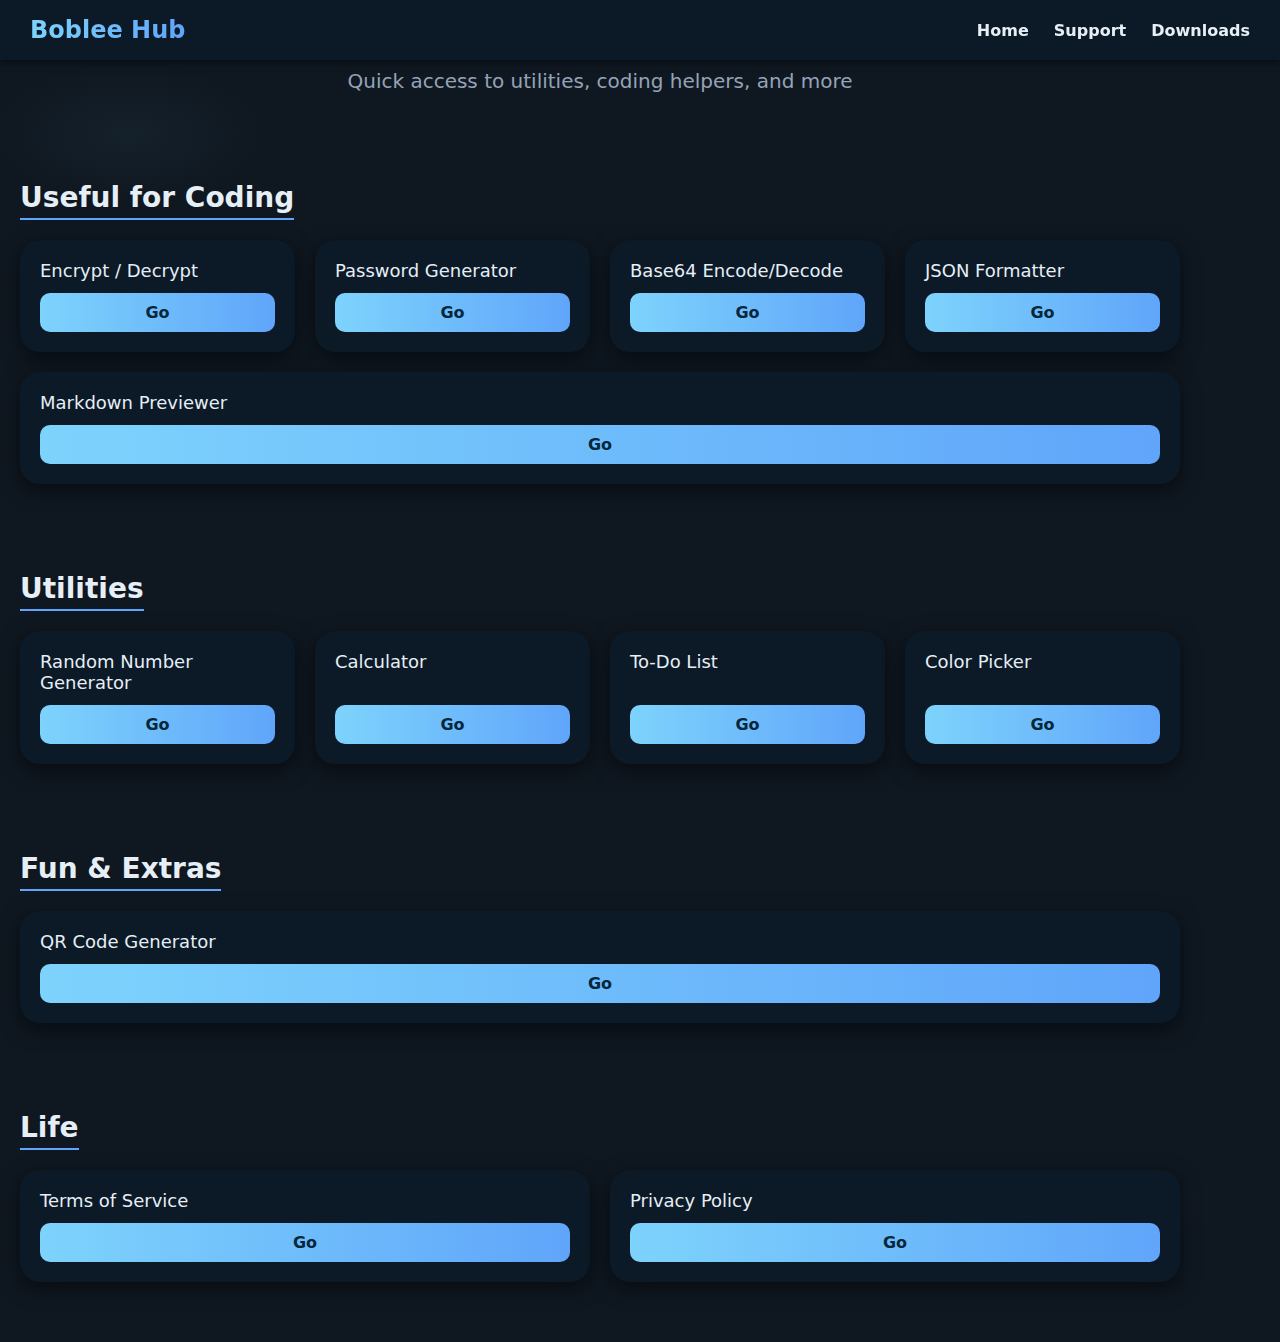
<file: index.html>
<!doctype html>
<html lang="en">
<head>
    <meta charset="utf-8">
    <meta name="viewport" content="width=device-width, initial-scale=1.0">
    <title>Boblee Hub</title>
    <link rel="stylesheet" href="style.css">
    <script src="app.js" defer></script>
</head>
<body>

<header>
    <h1>Boblee Hub</h1>
    <nav>
        <a href="#" onclick="showPage('hub'); return false;">Home</a>
        <a href="support.html">Support</a>
        <a href="downloads.html">Downloads</a>
    </nav>
</header>

<div class="container">

    <!-- Main Hub -->
    <div id="hub">

        <!-- Hero Section -->
        <div class="hero">
            <h2>All Your Tools in One Place</h2>
            <p>Quick access to utilities, coding helpers, and more</p>
        </div>

        <!-- Coding Tools -->
        <section class="section">
            <h3>Useful for Coding</h3>
            <div class="cards">
                <div class="card"><div>Encrypt / Decrypt</div><a href="#" onclick="showPage('encryption'); return false;">Go</a></div>
                <div class="card"><div>Password Generator</div><a href="#" onclick="showPage('password'); return false;">Go</a></div>
                <div class="card"><div>Base64 Encode/Decode</div><a href="#" onclick="showPage('base64'); return false;">Go</a></div>
                <div class="card"><div>JSON Formatter</div><a href="#" onclick="showPage('json'); return false;">Go</a></div>
                <div class="card"><div>Markdown Previewer</div><a href="#" onclick="showPage('markdown'); return false;">Go</a></div>
            </div>
        </section>

        <!-- Utilities -->
        <section class="section">
            <h3>Utilities</h3>
            <div class="cards">
                <div class="card"><div>Random Number Generator</div><a href="#" onclick="showPage('random'); return false;">Go</a></div>
                <div class="card"><div>Calculator</div><a href="#" onclick="showPage('calculator'); return false;">Go</a></div>
                <div class="card"><div>To-Do List</div><a href="#" onclick="showPage('todo'); return false;">Go</a></div>
                <div class="card"><div>Color Picker</div><a href="#" onclick="showPage('colorpicker'); return false;">Go</a></div>
            </div>
        </section>

        <!-- Fun & Extras -->
        <section class="section">
            <h3>Fun & Extras</h3>
            <div class="cards">
                <div class="card"><div>QR Code Generator</div><a href="#" onclick="showPage('qrcode'); return false;">Go</a></div>
            </div>
        </section>

        <!-- Life Section -->
        <section class="section">
            <h3>Life</h3>
            <div class="cards">
                <div class="card">
                    <div>Terms of Service</div>
                    <a href="tos.html">Go</a>
                </div>
                <div class="card">
                    <div>Privacy Policy</div>
                    <a href="privacy.html">Go</a>
                </div>
            </div>
        </section>

    </div>

    <!-- Tool Pages Container -->
    <div id="pages" style="display: none;"></div>

</div>

</body>
</html>
</file>
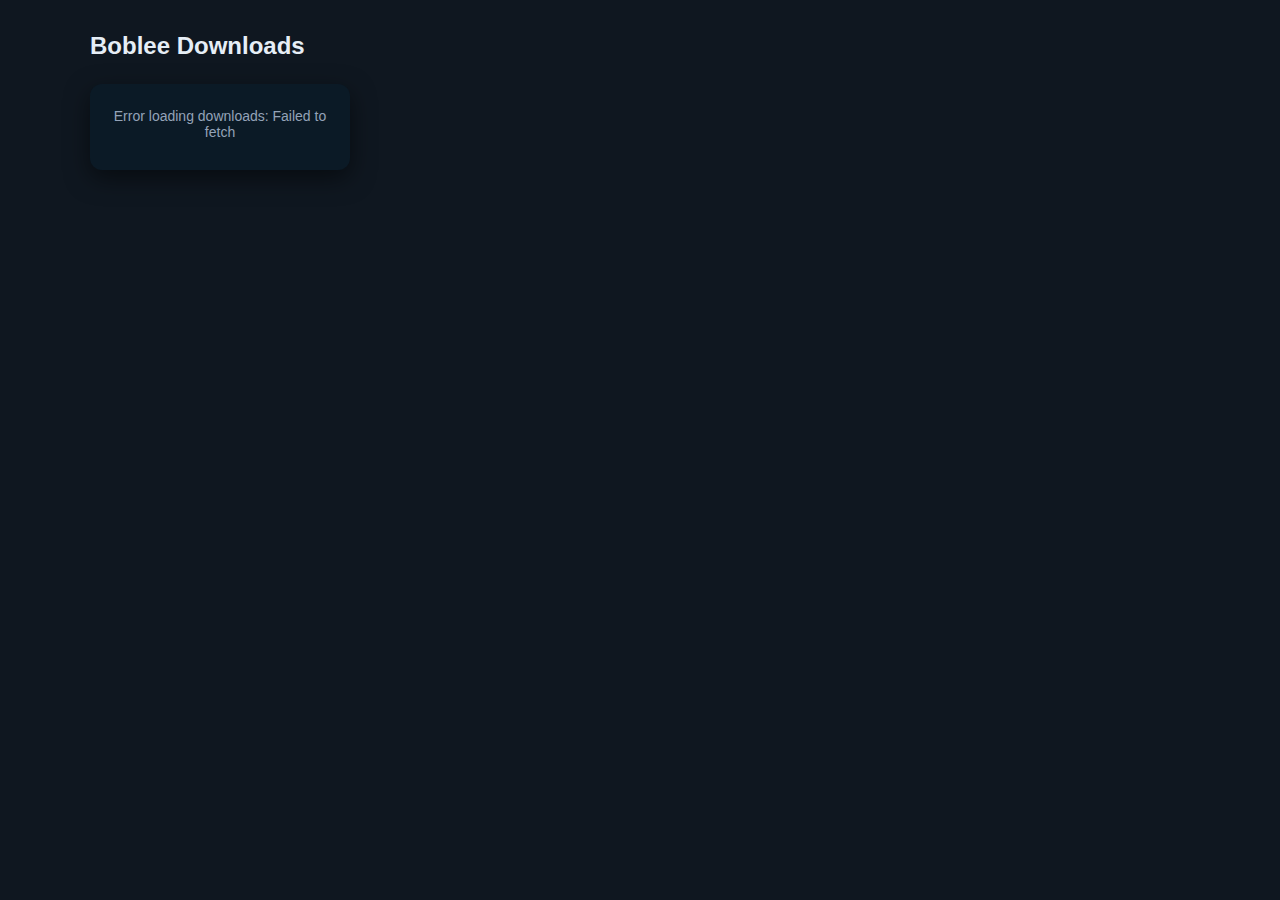
<file: downloads.html>
<!doctype html>
<html lang="en">
<head>
<meta charset="utf-8">
<meta name="viewport" content="width=device-width,initial-scale=1">
<title>Boblee Downloads</title>
<style>
:root {
  --bg:#0f1720; --card:#0b1a26; --accent:#7dd3fc; --muted:#94a3b8;
  --radius:12px; --max-w:1100px; --gap:20px; color-scheme:dark;
}
*{box-sizing:border-box;}
body{margin:0;font-family:Inter,sans-serif;background:var(--bg);color:#e6eef6;display:flex;justify-content:center;padding:32px;}
.wrap{max-width:var(--max-w);width:100%;}
header{display:flex;justify-content:space-between;align-items:center;margin-bottom:24px;flex-wrap:wrap;}
header h1{margin:0;font-size:24px;}
header nav a{color:var(--muted);text-decoration:none;padding:6px 12px;border-radius:6px;margin:4px;display:inline-block;background:rgba(255,255,255,0.05);}
header nav a:hover{background:var(--accent);color:#04273b;}
.grid{display:grid;grid-template-columns:repeat(auto-fill,minmax(220px,1fr));gap:var(--gap);}
.card{background:var(--card);border-radius:var(--radius);padding:16px;display:flex;flex-direction:column;align-items:center;text-align:center;box-shadow:0 8px 24px rgba(0,0,0,0.5);}
.card img{max-width:150px;margin-bottom:12px;border-radius:8px;}
.btn{background:var(--accent);color:#04273b;border:none;padding:10px 14px;border-radius:10px;font-weight:700;cursor:pointer;text-decoration:none;display:inline-block;margin-top:8px;}
.card p{color:var(--muted);margin-top:8px;font-size:14px;}
</style>
</head>
<body>
<div class="wrap">
<header>
<h1>Boblee Downloads</h1>
<nav id="foldersNav"></nav>
</header>
<main class="grid" id="downloadsGrid"></main>
</div>
<script>
const jsonURL = "https://raw.githubusercontent.com/Bazukalu/Boblee/main/index.json";
const grid = document.getElementById('downloadsGrid');
const nav = document.getElementById('foldersNav');

async function loadDownloads() {
  try {
    const res = await fetch(jsonURL);
    if(!res.ok) throw new Error("Cannot fetch JSON");
    const folders = await res.json();

    folders.forEach(f=>{
      const a=document.createElement('a');
      a.href=`#${f.name}`;
      a.textContent=f.name;
      nav.appendChild(a);
    });

    folders.forEach(folder=>{
      const card=document.createElement('div');
      card.className='card';
      card.id=folder.name;

      const title=document.createElement('h3');
      title.textContent=folder.name;
      card.appendChild(title);

      // image
      if(folder.image){
        const img=document.createElement('img');
        img.src='images/'+folder.image;
        img.alt=folder.name;
        img.onerror=()=>img.remove();
        card.appendChild(img);
      }

      // type
      if(folder.type){
        const p=document.createElement('p');
        p.textContent=folder.type;
        card.appendChild(p);
      }

      // ✅ FORCE download button to show no matter what
      const btn=document.createElement('a');
      btn.href=folder.download || "#"; // fallback if no download link
      btn.className='btn';
      btn.textContent='Download';
      btn.target="_blank";
      card.appendChild(btn);

      grid.appendChild(card);
    });

    // final card
    const finalCard=document.createElement('div');
    finalCard.className='card';
    const finalText=document.createElement('p');
    finalText.textContent="That's all for now";
    finalCard.appendChild(finalText);
    grid.appendChild(finalCard);

  } catch(err){
    console.error(err);
    const errorCard=document.createElement('div');
    errorCard.className='card';
    const p=document.createElement('p');
    p.textContent="Error loading downloads: "+err.message;
    errorCard.appendChild(p);
    grid.appendChild(errorCard);
  }
}

loadDownloads();
</script>
</body>
</html>
</file>
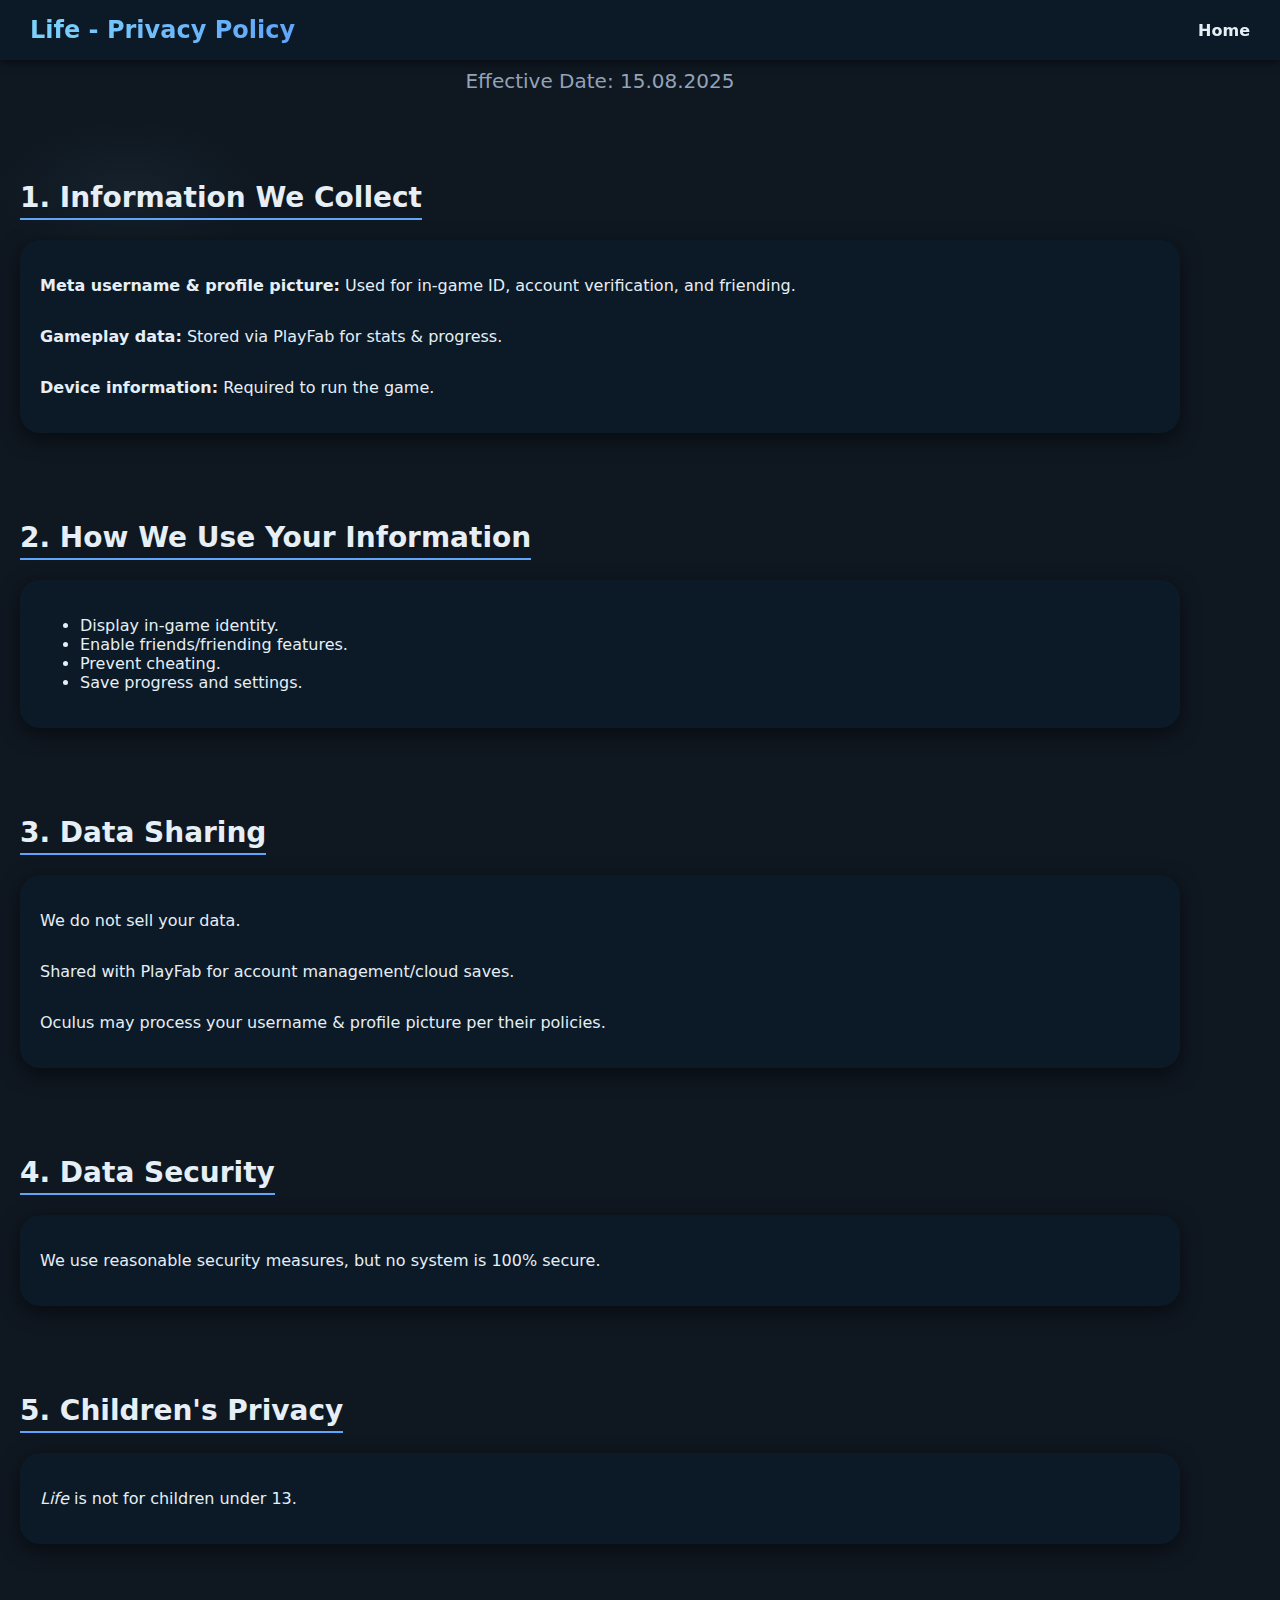
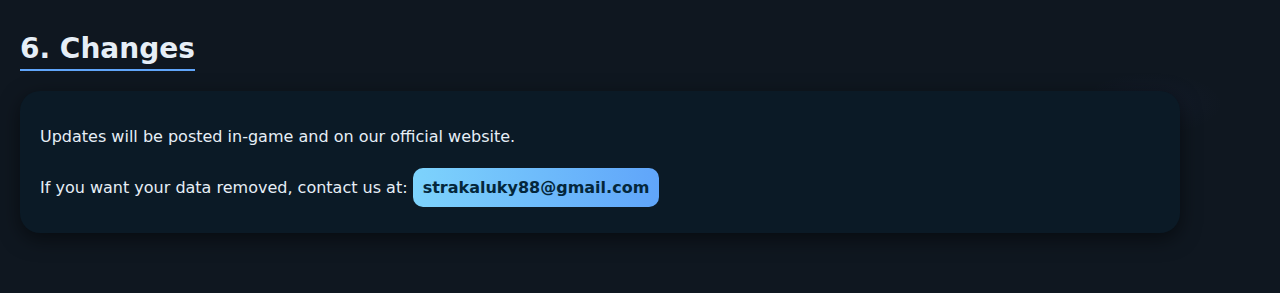
<file: privacy.html>
<!doctype html>
<html lang="en">
<head>
    <meta charset="utf-8">
    <meta name="viewport" content="width=device-width, initial-scale=1.0">
    <title>Privacy Policy - Life</title>
    <link rel="stylesheet" href="style.css">
</head>
<body>

<header>
    <h1>Life - Privacy Policy</h1>
    <nav>
        <a href="index.html">Home</a>
    </nav>
</header>

<div class="container">

    <div class="hero">
        <h2>Privacy Policy</h2>
        <p>Effective Date: 15.08.2025</p>
    </div>

    <section class="section">
        <h3>1. Information We Collect</h3>
        <div class="card">
            <p><strong>Meta username & profile picture:</strong> Used for in-game ID, account verification, and friending.</p>
            <p><strong>Gameplay data:</strong> Stored via PlayFab for stats & progress.</p>
            <p><strong>Device information:</strong> Required to run the game.</p>
        </div>
    </section>

    <section class="section">
        <h3>2. How We Use Your Information</h3>
        <div class="card">
            <ul>
                <li>Display in-game identity.</li>
                <li>Enable friends/friending features.</li>
                <li>Prevent cheating.</li>
                <li>Save progress and settings.</li>
            </ul>
        </div>
    </section>

    <section class="section">
        <h3>3. Data Sharing</h3>
        <div class="card">
            <p>We do not sell your data.</p>
            <p>Shared with PlayFab for account management/cloud saves.</p>
            <p>Oculus may process your username & profile picture per their policies.</p>
        </div>
    </section>

    <section class="section">
        <h3>4. Data Security</h3>
        <div class="card">
            <p>We use reasonable security measures, but no system is 100% secure.</p>
        </div>
    </section>

    <section class="section">
        <h3>5. Children's Privacy</h3>
        <div class="card">
            <p><em>Life</em> is not for children under 13.</p>
        </div>
    </section>

    <section class="section">
        <h3>6. Changes</h3>
        <div class="card">
            <p>Updates will be posted in-game and on our official website.</p>
            <p>If you want your data removed, contact us at: <a href="mailto:strakaluky88@gmail.com">strakaluky88@gmail.com</a></p>
        </div>
    </section>

</div>

</body>
</html>
</file>
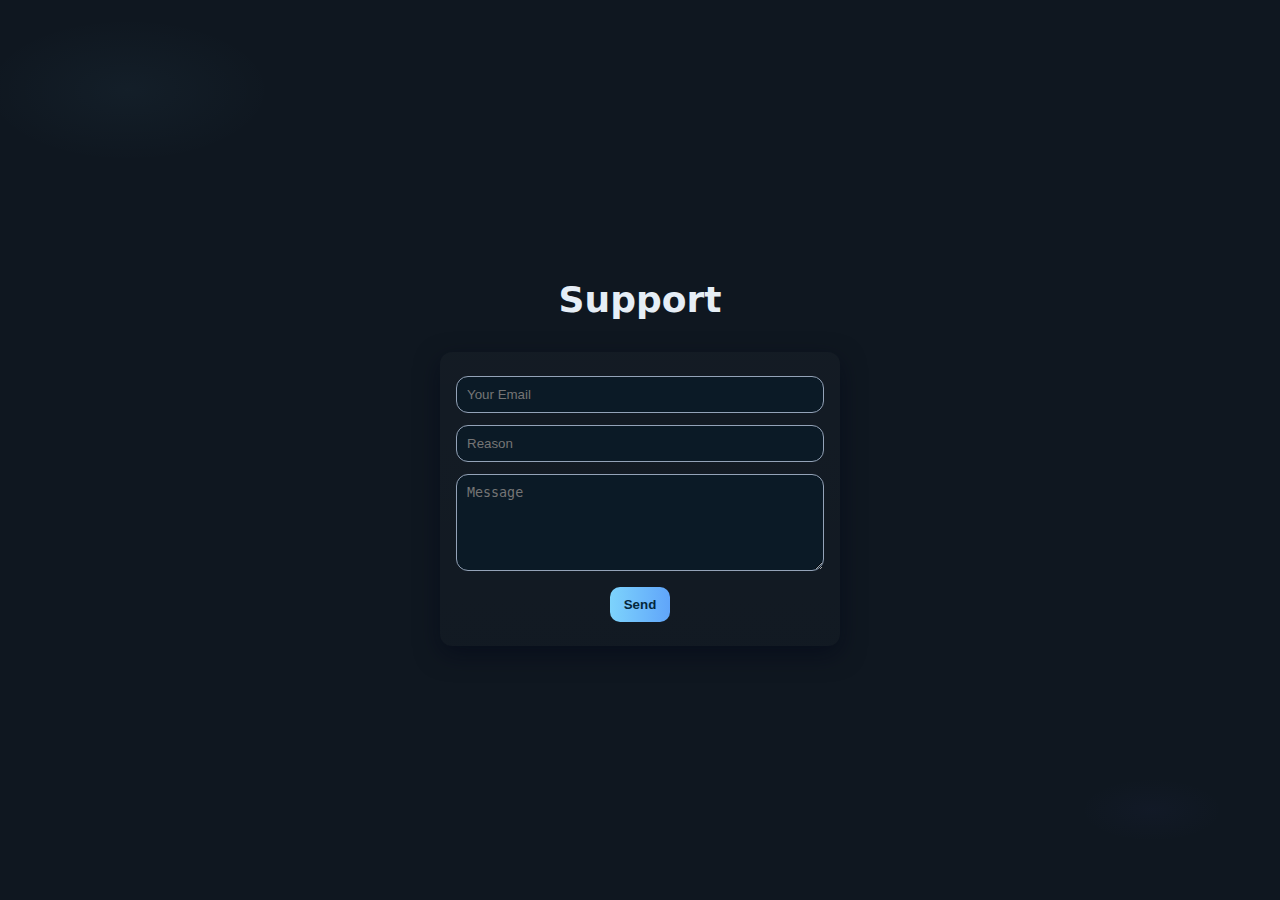
<file: support.html>
<!doctype html>
<html lang="en">
<head>
    <meta charset="utf-8" />
    <meta name="viewport" content="width=device-width,initial-scale=1" />
    <title>Support - Boblee Site</title>
    <style>
        /* Reuse same CSS from index.html */
        :root {
            --bg: #0f1720;
            --card: #0b1a26;
            --accent: #7dd3fc;
            --muted: #94a3b8;
            --glass: rgba(255,255,255,0.03);
            --radius: 12px;
            --max-w: 800px;
            --gap: 20px;
            color-scheme: dark;
        }

        * {
            box-sizing: border-box;
        }

        html, body {
            height: 100%;
            margin: 0;
        }

        body {
            font-family: Inter, system-ui, -apple-system, "Segoe UI", Roboto, Arial;
            background: radial-gradient(1200px 600px at 10% 10%, rgba(125,211,252,0.04), transparent 12%), radial-gradient(900px 400px at 90% 90%, rgba(99,102,241,0.03), transparent 8%), var(--bg);
            color: #e6eef6;
            display: flex;
            align-items: center;
            justify-content: center;
            padding: 32px;
        }

        .wrap {
            width: 100%;
            max-width: var(--max-w);
            text-align: center;
        }

        h1 {
            margin-bottom: 32px;
            font-size: 36px;
        }

        form {
            background: linear-gradient(180deg, rgba(255,255,255,0.02), rgba(255,255,255,0.01));
            padding: 24px 16px;
            border-radius: var(--radius);
            max-width: 400px;
            margin: auto;
            box-shadow: 0 8px 24px rgba(2,6,23,0.5);
        }

        input, textarea {
            width: 100%;
            padding: 10px;
            margin-bottom: 12px;
            border-radius: var(--radius);
            border: 1px solid #94a3b8;
            background: #0b1a26;
            color: #e6eef6;
        }

        button {
            padding: 10px 14px;
            border-radius: 10px;
            border: none;
            font-weight: 700;
            color: #04273b;
            background: linear-gradient(90deg, var(--accent), #60a5fa);
            cursor: pointer;
        }

            button:hover {
                opacity: 0.9;
            }
    </style>
    <!-- Include EmailJS SDK -->
    <script src="https://cdn.emailjs.com/dist/email.min.js"></script>
    <script>
        (function() {
            emailjs.init("AfMWJ8p-AmnF6zHtG"); // Replace with your EmailJS user ID
        })();
    </script>
</head>
<body>
    <div class="wrap">
        <h1>Support</h1>
        <form id="supportForm">
            <input type="email" name="user_email" placeholder="Your Email" required />
            <input type="text" name="reason" placeholder="Reason" required />
            <textarea name="message" rows="5" placeholder="Message" required></textarea>
            <button type="submit">Send</button>
        </form>
    </div>

    <script>
        const form = document.getElementById('supportForm');
        form.addEventListener('submit', function(e) {
            e.preventDefault();

            emailjs.sendForm('service_x8xehks', 'template_lddaola', this)
                .then(() => alert('Support request sent!'), (err) => alert('Failed to send: ' + JSON.stringify(err)));

            form.reset();
        });
    </script>
</body>
</html>
</file>
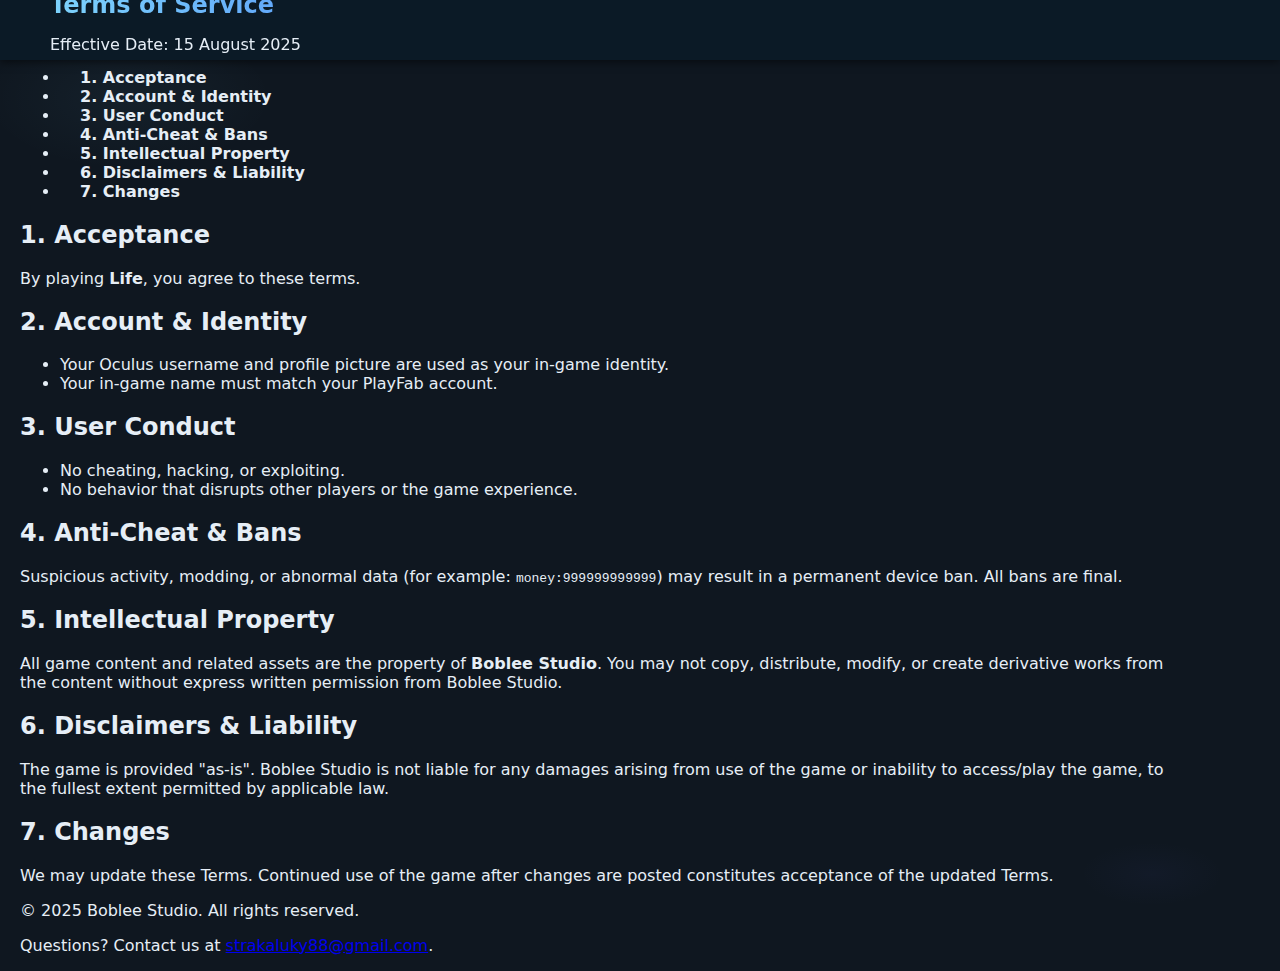
<file: tos.html>
<!doctype html>
<html lang="en">
<head>
  <meta charset="utf-8" />
  <meta name="viewport" content="width=device-width,initial-scale=1" />
  <title>Terms of Service — Life (Boblee Studio)</title>
  <link rel="stylesheet" href="style.css" />
  <meta name="description" content="Terms of Service for Life by Boblee Studio. Effective date: 15 August 2025." />
</head>
<body class="tos-page">
  <header class="tos-header">
    <div class="container">
      <h1 class="title">Terms of Service</h1>
      <p class="effective-date">Effective Date: <time datetime="2025-08-15">15 August 2025</time></p>
    </div>
  </header>

  <main class="container tos-content" role="main" aria-labelledby="tos-heading">
    <nav class="toc" aria-label="Table of contents">
      <h2 id="tos-heading" class="visually-hidden">Terms of Service contents</h2>
      <ul>
        <li><a href="#acceptance">1. Acceptance</a></li>
        <li><a href="#account-identity">2. Account &amp; Identity</a></li>
        <li><a href="#user-conduct">3. User Conduct</a></li>
        <li><a href="#anti-cheat">4. Anti-Cheat &amp; Bans</a></li>
        <li><a href="#intellectual-property">5. Intellectual Property</a></li>
        <li><a href="#disclaimers-liability">6. Disclaimers &amp; Liability</a></li>
        <li><a href="#changes">7. Changes</a></li>
      </ul>
    </nav>

    <section id="acceptance" class="tos-section">
      <h2>1. Acceptance</h2>
      <p>By playing <strong>Life</strong>, you agree to these terms.</p>
    </section>

    <section id="account-identity" class="tos-section">
      <h2>2. Account &amp; Identity</h2>
      <ul>
        <li>Your Oculus username and profile picture are used as your in-game identity.</li>
        <li>Your in-game name must match your PlayFab account.</li>
      </ul>
    </section>

    <section id="user-conduct" class="tos-section">
      <h2>3. User Conduct</h2>
      <ul>
        <li>No cheating, hacking, or exploiting.</li>
        <li>No behavior that disrupts other players or the game experience.</li>
      </ul>
    </section>

    <section id="anti-cheat" class="tos-section">
      <h2>4. Anti-Cheat &amp; Bans</h2>
      <p>Suspicious activity, modding, or abnormal data (for example: <code>money:999999999999</code>) may result in a permanent device ban. All bans are final.</p>
    </section>

    <section id="intellectual-property" class="tos-section">
      <h2>5. Intellectual Property</h2>
      <p>All game content and related assets are the property of <strong>Boblee Studio</strong>. You may not copy, distribute, modify, or create derivative works from the content without express written permission from Boblee Studio.</p>
    </section>

    <section id="disclaimers-liability" class="tos-section">
      <h2>6. Disclaimers &amp; Liability</h2>
      <p>The game is provided "as-is". Boblee Studio is not liable for any damages arising from use of the game or inability to access/play the game, to the fullest extent permitted by applicable law.</p>
    </section>

    <section id="changes" class="tos-section">
      <h2>7. Changes</h2>
      <p>We may update these Terms. Continued use of the game after changes are posted constitutes acceptance of the updated Terms.</p>
    </section>

    <footer class="tos-footer">
      <p class="company">© <time datetime="2025">2025</time> Boblee Studio. All rights reserved.</p>
      <p class="contact">Questions? Contact us at <a href="strakaluky88@gmail.com">strakaluky88@gmail.com</a>.</p>
    </footer>
  </main>

  <!-- Helpful notes for developers: -->
  <!-- - This file expects a stylesheet at ./style.css.
       - Classes provided (container, tos-section, toc, visually-hidden, etc.) let you style/structure easily.
       - Replace the support email with your real contact before publishing. -->
</body>
</html>
</file>
<file: style.css>
:root {
    --bg: #0f1720;
    --card: #0b1a26;
    --accent: #7dd3fc;
    --accent2: #60a5fa;
    --muted: #94a3b8;
    --radius: 20px;
    --gap: 20px;
    --max-w: 1200px;
    --nav-height: 60px;
}

* {
    box-sizing: border-box;
}

body {
    margin: 0;
    font-family: Inter, system-ui, -apple-system, "Segoe UI", Roboto, Arial;
    background: radial-gradient(1200px 600px at 10% 10%, rgba(125,211,252,0.05), transparent 12%), radial-gradient(900px 400px at 90% 90%, rgba(99,102,241,0.04), transparent 8%), var(--bg);
    color: #e6eef6;
}

header {
    position: fixed;
    top: 0;
    left: 0;
    width: 100%;
    height: var(--nav-height);
    background: var(--card);
    display: flex;
    align-items: center;
    justify-content: space-between;
    padding: 0 30px;
    box-shadow: 0 2px 8px rgba(0,0,0,0.5);
    z-index: 100;
}

    header h1 {
        font-size: 24px;
        margin: 0;
        background: linear-gradient(90deg, var(--accent), var(--accent2));
        -webkit-background-clip: text;
        -webkit-text-fill-color: transparent;
    }

nav a {
    color: #e6eef6;
    text-decoration: none;
    margin-left: 20px;
    font-weight: 600;
    transition: 0.2s;
}

    nav a:hover {
        color: var(--accent);
    }

.container {
    max-width: var(--max-w);
    margin: calc(var(--nav-height)+40px) auto 40px;
    padding: 0 20px;
}

.hero {
    text-align: center;
    margin-bottom: 60px;
}

    .hero h2 {
        font-size: 42px;
        margin: 0 0 12px;
        background: linear-gradient(90deg, var(--accent), var(--accent2));
        -webkit-background-clip: text;
        -webkit-text-fill-color: transparent;
    }

    .hero p {
        font-size: 20px;
        color: var(--muted);
    }

.section {
    margin-bottom: 60px;
}

    .section h3 {
        font-size: 28px;
        margin-bottom: 20px;
        border-bottom: 2px solid var(--accent2);
        display: inline-block;
        padding-bottom: 4px;
    }

.cards {
    display: flex;
    flex-wrap: wrap;
    gap: 20px;
}

.card {
    background: var(--card);
    border-radius: var(--radius);
    flex: 1 1 220px;
    padding: 20px;
    display: flex;
    flex-direction: column;
    justify-content: space-between;
    transition: all 0.25s ease;
    box-shadow: 0 6px 20px rgba(0,0,0,0.5);
}

    .card:hover {
        transform: translateY(-6px);
        box-shadow: 0 12px 30px rgba(0,0,0,0.7);
        background: linear-gradient(180deg, rgba(125,211,252,0.08), rgba(96,165,250,0.03));
    }

    .card div {
        font-size: 18px;
        margin-bottom: 12px;
    }

    .card a {
        text-decoration: none;
        color: #04273b;
        font-weight: 600;
        text-align: center;
        padding: 10px;
        border-radius: 10px;
        background: linear-gradient(90deg, var(--accent), var(--accent2));
        transition: 0.2s;
    }

        .card a:hover {
            transform: translateY(-2px);
        }

/* Common input styles for tools */
input, textarea, button {
    font-family: inherit;
    border-radius: var(--radius);
    border: none;
    padding: 10px;
    margin-top: 12px;
}

input, textarea {
    width: 100%;
    background: var(--card);
    color: #e6eef6;
    resize: none;
}

button {
    cursor: pointer;
    font-weight: 600;
    color: #04273b;
    background: linear-gradient(90deg, var(--accent), var(--accent2));
    box-shadow: 0 6px 14px rgba(31,41,55,0.4);
    transition: transform 0.2s ease;
}

    button:hover {
        transform: translateY(-2px);
    }

.output {
    margin-top: 12px;
    background: var(--card);
    padding: 12px;
    border-radius: var(--radius);
    word-break: break-word;
}
</file>
